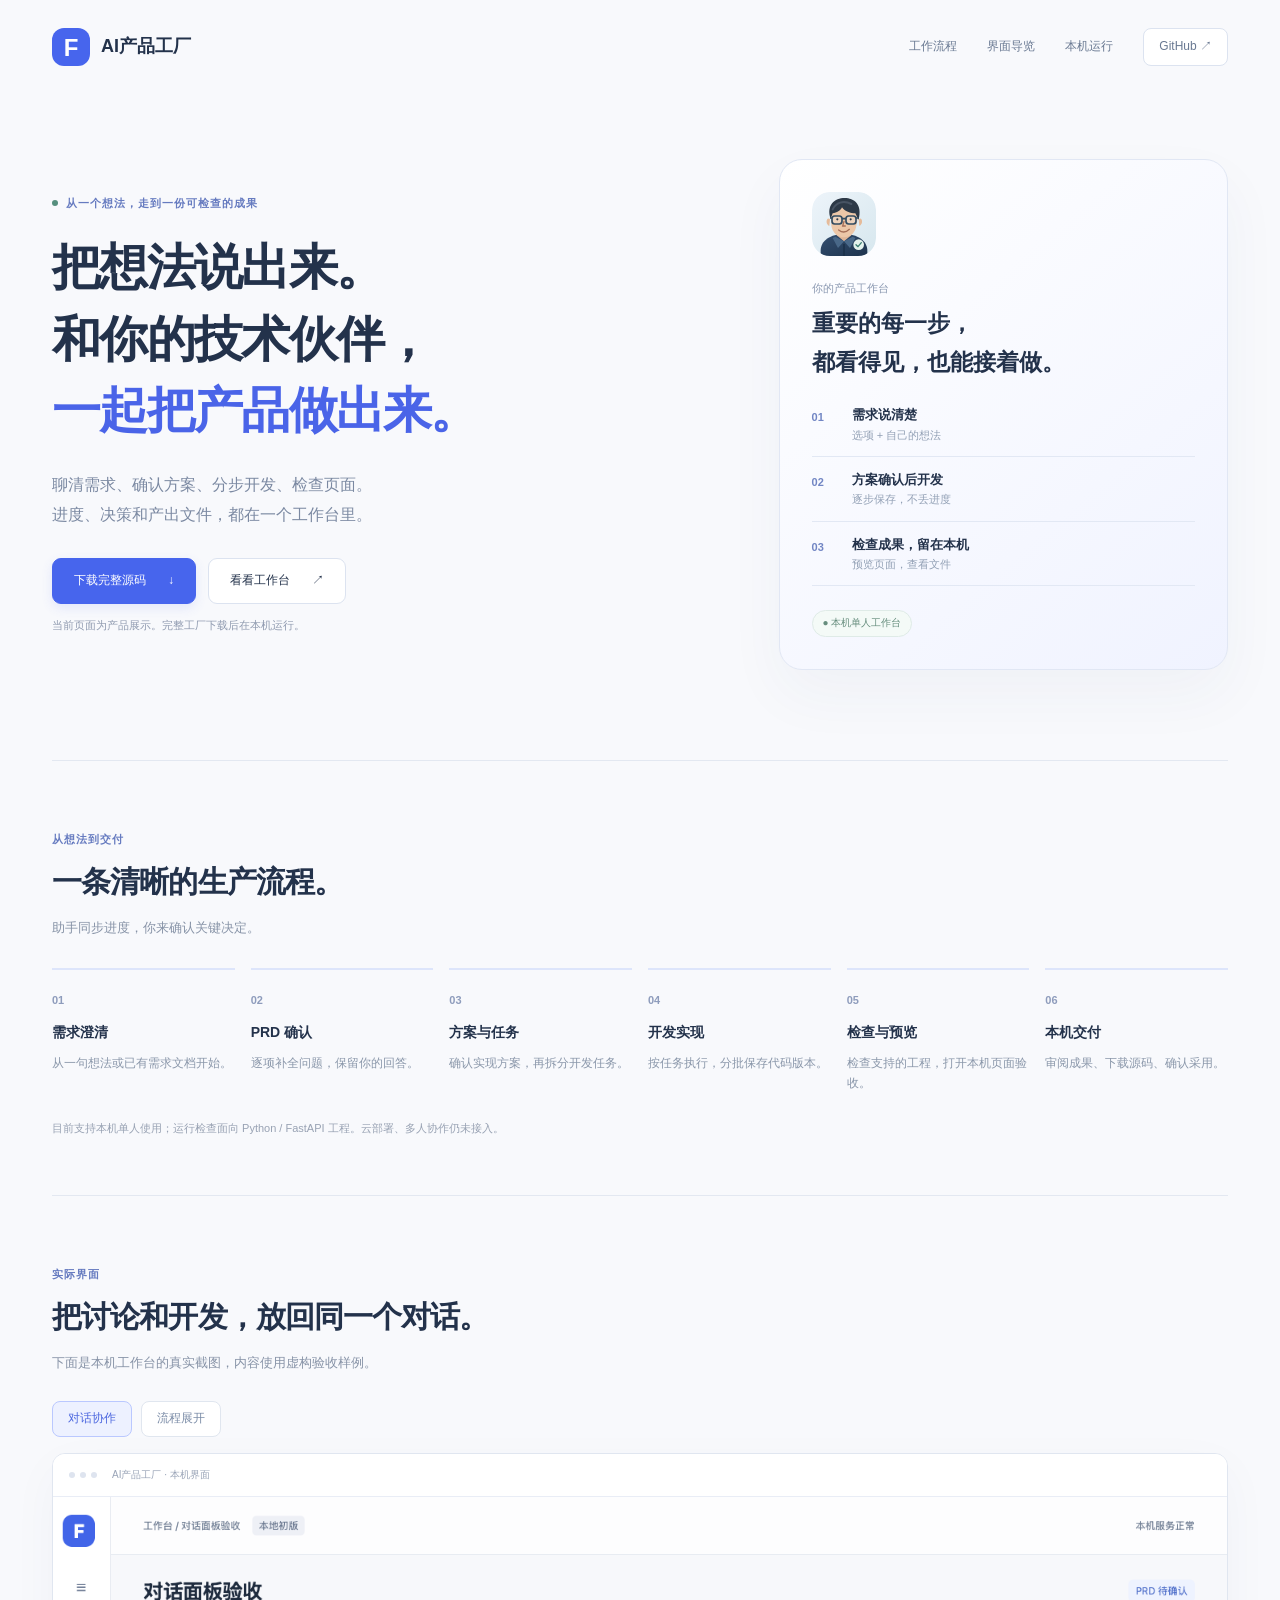
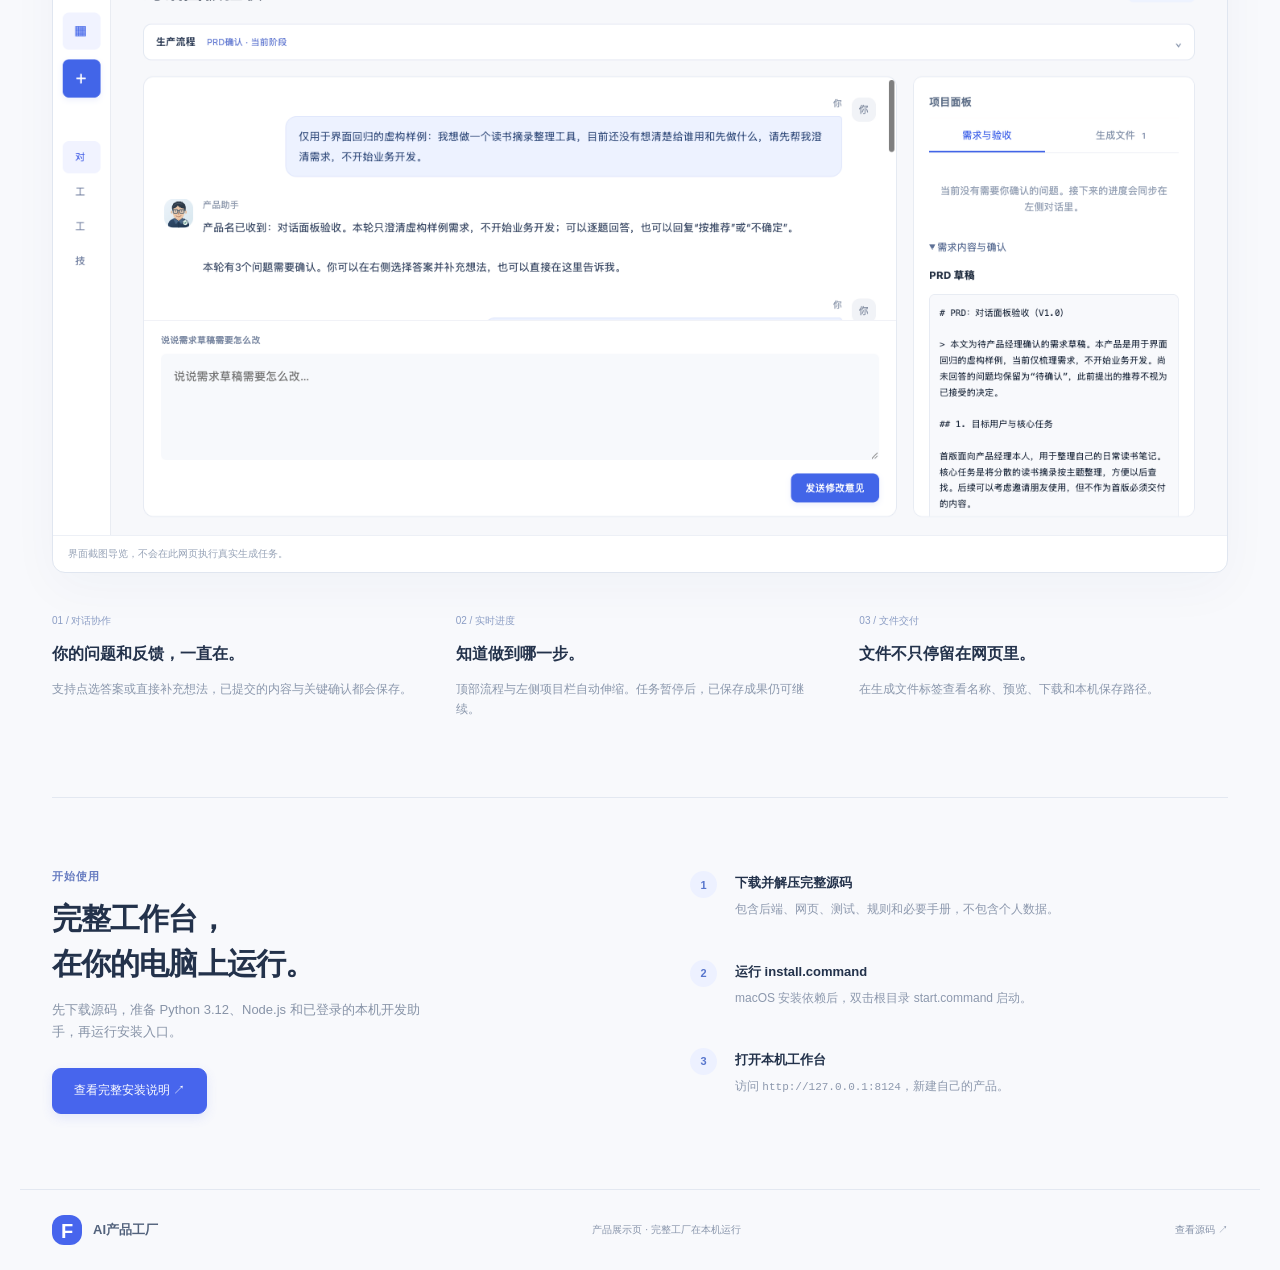
<file: index.html>
<!doctype html>
<html lang="zh-CN"><head><meta charset="utf-8"><meta name="viewport" content="width=device-width,initial-scale=1"><meta name="description" content="AI产品工厂：在一个对话工作台里，把想法推进到需求、方案、开发、检查与本机交付。完整源码可下载，本机运行。"><title>AI产品工厂 · 把想法做成产品</title><link rel="stylesheet" href="./style.css"><link rel="icon" href="./assets/technical-partner.svg"></head>
<body><header><a class="brand" href="#"><span class="mark">F</span>AI产品工厂</a><nav aria-label="页面导航"><a href="#workflow">工作流程</a><a href="#workspace">界面导览</a><a href="#start">本机运行</a><a class="nav-source" href="https://github.com/xiaohaxi2-source/ai-product-factory">GitHub ↗</a></nav></header>
<main><section class="hero"><div class="hero-copy"><p class="eyebrow"><span></span> 从一个想法，走到一份可检查的成果</p><h1>把想法说出来。<br>和你的技术伙伴，<br><em>一起把产品做出来。</em></h1><p class="lede">聊清需求、确认方案、分步开发、检查页面。<br>进度、决策和产出文件，都在一个工作台里。</p><div class="hero-actions"><a class="button primary" href="https://github.com/xiaohaxi2-source/ai-product-factory/archive/refs/heads/main.zip">下载完整源码 <span>↓</span></a><a class="button" href="#workspace">看看工作台 <span>↗</span></a></div><p class="hosting-note">当前页面为产品展示。完整工厂下载后在本机运行。</p></div><aside class="hero-card"><img src="./assets/technical-partner.svg" alt="戴眼镜、穿深色衬衫的技术伙伴" width="64" height="64"><p class="card-label">你的产品工作台</p><h2>重要的每一步，<br>都看得见，也能接着做。</h2><div class="mini-flow"><div><b>01</b><span>需求说清楚</span><small>选项 + 自己的想法</small></div><div><b>02</b><span>方案确认后开发</span><small>逐步保存，不丢进度</small></div><div><b>03</b><span>检查成果，留在本机</span><small>预览页面，查看文件</small></div></div><span class="local-badge">● 本机单人工作台</span></aside></section>
<section id="workflow" class="section"><div class="section-title"><p class="eyebrow">从想法到交付</p><h2>一条清晰的生产流程。</h2><p>助手同步进度，你来确认关键决定。</p></div><div class="workflow-steps"><div><b>01</b><h3>需求澄清</h3><p>从一句想法或已有需求文档开始。</p></div><div><b>02</b><h3>PRD 确认</h3><p>逐项补全问题，保留你的回答。</p></div><div><b>03</b><h3>方案与任务</h3><p>确认实现方案，再拆分开发任务。</p></div><div><b>04</b><h3>开发实现</h3><p>按任务执行，分批保存代码版本。</p></div><div><b>05</b><h3>检查与预览</h3><p>检查支持的工程，打开本机页面验收。</p></div><div><b>06</b><h3>本机交付</h3><p>审阅成果、下载源码、确认采用。</p></div></div><p class="scope">目前支持本机单人使用；运行检查面向 Python / FastAPI 工程。云部署、多人协作仍未接入。</p></section>
<section id="workspace" class="section workspace"><div class="section-title"><p class="eyebrow">实际界面</p><h2>把讨论和开发，放回同一个对话。</h2><p>下面是本机工作台的真实截图，内容使用虚构验收样例。</p></div><div class="view-tabs" role="tablist" aria-label="界面截图"><button id="tab-chat" role="tab" aria-selected="true" aria-controls="preview" data-image="workspace.png" data-alt="真实工作台：用户消息在右侧，助手消息在左侧，右侧有需求与验收、生成文件两个标签">对话协作</button><button id="tab-flow" role="tab" aria-selected="false" aria-controls="preview" data-image="workflow.png" data-alt="真实工作台：完整生产流程以浮层展开，不挤动对话区域">流程展开</button></div><figure id="preview" role="tabpanel" aria-labelledby="tab-chat"><div class="window-bar"><i></i><i></i><i></i><span>AI产品工厂 · 本机界面</span></div><img id="workspace-image" src="./assets/workspace.png" alt="真实工作台：用户消息在右侧，助手消息在左侧，右侧有需求与验收、生成文件两个标签" width="1458" height="792" loading="lazy"><figcaption>界面截图导览，不会在此网页执行真实生成任务。</figcaption></figure><div class="benefits"><article><span>01 / 对话协作</span><h3>你的问题和反馈，一直在。</h3><p>支持点选答案或直接补充想法，已提交的内容与关键确认都会保存。</p></article><article><span>02 / 实时进度</span><h3>知道做到哪一步。</h3><p>顶部流程与左侧项目栏自动伸缩。任务暂停后，已保存成果仍可继续。</p></article><article><span>03 / 文件交付</span><h3>文件不只停留在网页里。</h3><p>在生成文件标签查看名称、预览、下载和本机保存路径。</p></article></div></section>
<section id="start" class="section start"><div><p class="eyebrow">开始使用</p><h2>完整工作台，<br>在你的电脑上运行。</h2><p>先下载源码，准备 Python 3.12、Node.js 和已登录的本机开发助手，再运行安装入口。</p><a class="button primary" href="https://github.com/xiaohaxi2-source/ai-product-factory#readme">查看完整安装说明 ↗</a></div><ol class="start-steps"><li><b>1</b><div><strong>下载并解压完整源码</strong><p>包含后端、网页、测试、规则和必要手册，不包含个人数据。</p></div></li><li><b>2</b><div><strong>运行 install.command</strong><p>macOS 安装依赖后，双击根目录 start.command 启动。</p></div></li><li><b>3</b><div><strong>打开本机工作台</strong><p>访问 <code>http://127.0.0.1:8124</code>，新建自己的产品。</p></div></li></ol></section>
</main><footer><a class="brand" href="#"><span class="mark small">F</span>AI产品工厂</a><span>产品展示页 · 完整工厂在本机运行</span><a href="https://github.com/xiaohaxi2-source/ai-product-factory">查看源码 ↗</a></footer><script src="./site.js"></script></body></html>
</file>
<file: style.css>
:root{font-family:Inter,-apple-system,BlinkMacSystemFont,"Segoe UI","PingFang SC",sans-serif;color:#23324b;background:#f8f9fc;line-height:1.65;font-size:14px;scroll-behavior:smooth}*{box-sizing:border-box}body{margin:0}a{color:inherit;text-decoration:none}button{font:inherit;cursor:pointer}a:focus-visible,button:focus-visible{outline:3px solid #a3b5ff;outline-offset:5px}header,main,footer{max-width:1240px;margin:auto}header{display:flex;align-items:center;justify-content:space-between;padding:28px 32px}.brand{display:flex;align-items:center;gap:11px;font-size:18px;font-weight:750;white-space:nowrap}.mark{display:grid;place-items:center;width:38px;height:38px;border-radius:12px;background:#4765ed;color:#fff;font-size:24px}.mark.small{width:30px;height:30px;font-size:20px}nav{display:flex;align-items:center;gap:30px;font-size:12px;color:#697992}.nav-source{border:1px solid #dce3f0;padding:8px 15px;border-radius:8px;background:#fff}main{padding:0 32px}.hero{display:grid;grid-template-columns:1.45fr 1fr;gap:75px;padding:65px 0 90px;align-items:center}.eyebrow{font-size:11px;color:#667bc0;letter-spacing:1px;font-weight:600;display:flex;gap:8px;align-items:center}.eyebrow>span{width:6px;height:6px;border-radius:50%;background:#568f7e}.hero h1{font-size:clamp(32px,4vw,49px);line-height:1.45;letter-spacing:-1.7px;margin:20px 0 24px;font-weight:720}.hero em{font-style:normal;color:#4a64e8}.lede{font-size:16px;color:#7b89a2;line-height:1.9}.hero-actions{display:flex;gap:12px;flex-wrap:wrap;margin:28px 0 12px}.button{display:inline-flex;align-items:center;justify-content:center;gap:22px;border:1px solid #dce3f0;background:white;padding:12px 21px;border-radius:9px;font-size:12px;font-weight:550}.primary{color:white;background:#4765ed;border-color:#4765ed;box-shadow:0 4px 12px #4765ed1f}.button:hover{filter:brightness(.97)}.hosting-note{font-size:11px;color:#909bb0}.hero-card{background:linear-gradient(140deg,#fff,#f0f3ff);border:1px solid #e1e7f4;border-radius:23px;padding:32px;box-shadow:0 25px 60px #3348720b}.hero-card>img{border-radius:18px}.card-label{font-size:11px;color:#8997b0;margin:16px 0 7px}.hero-card h2{font-size:23px;line-height:1.7;margin:0 0 22px}.mini-flow{display:grid;gap:12px}.mini-flow>div{display:grid;grid-template-columns:31px 1fr;column-gap:9px;border-bottom:1px solid #e2e8f4;padding-bottom:12px}.mini-flow b{grid-row:span 2;color:#7286c4;font-size:11px;padding-top:4px}.mini-flow span{font-size:13px;font-weight:600}.mini-flow small{font-size:11px;color:#92a0b5}.local-badge{display:inline-block;font-size:10px;color:#668d7d;border:1px solid #dfebe7;background:#f4faf7;border-radius:20px;padding:4px 10px;margin-top:24px}.section{padding:58px 0;border-top:1px solid #e3e8f1;scroll-margin-top:18px}.section-title h2,.start h2{font-size:30px;letter-spacing:-.9px;line-height:1.5;margin:10px 0}.section-title>p:last-child,.start>div>p:not(.eyebrow){color:#8793a7;font-size:13px}.workflow-steps{display:grid;grid-template-columns:repeat(6,1fr);gap:16px;margin-top:30px}.workflow-steps>div{border-top:2px solid #dde5fb;padding-top:18px}.workflow-steps b{font-size:11px;color:#8e9cbc}.workflow-steps h3{font-size:14px;margin:10px 0}.workflow-steps p{font-size:12px;color:#8a97aa;margin:0}.scope{margin:25px 0 0;font-size:11px;color:#98a2b3}.view-tabs{display:flex;gap:9px;margin:27px 0 16px}.view-tabs button{padding:7px 15px;font-size:12px;color:#7b8ca7;border:1px solid #e0e6ef;border-radius:8px;background:white}.view-tabs button[aria-selected=true]{background:#edf1ff;border-color:#bac8ff;color:#4c67df}figure{margin:0;background:white;border:1px solid #e0e6f0;border-radius:13px;overflow:hidden;box-shadow:0 15px 50px #283e6e09}.window-bar{display:flex;gap:5px;align-items:center;padding:13px 16px;background:#fff;border-bottom:1px solid #e9edf6}.window-bar i{width:6px;height:6px;border-radius:50%;background:#dee4ef}.window-bar span{font-size:10px;color:#99a4b7;margin-left:10px}figure img{display:block;width:100%;height:auto}figcaption{font-size:10px;color:#97a3b7;border-top:1px solid #edf0f6;padding:10px 15px}.benefits{display:grid;grid-template-columns:repeat(3,1fr);gap:35px;margin:35px 0 8px}.benefits article>span{font-size:10px;color:#8b9dc4}.benefits h3{font-size:16px;margin:10px 0}.benefits p{font-size:12px;color:#8a97ac}.start{display:grid;grid-template-columns:1fr 1fr;gap:100px;padding-bottom:75px}.start>div>p{max-width:390px}.start .button{margin-top:13px}.start-steps{list-style:none;padding:0;margin:15px 0 0;display:grid;gap:22px}.start-steps li{display:flex;gap:18px}.start-steps b{width:27px;height:27px;display:grid;place-items:center;flex-shrink:0;background:#edf1ff;color:#5876cd;font-size:11px;border-radius:50%}.start-steps strong{font-size:13px}.start-steps p{font-size:12px;color:#8c98ad;margin:6px 0}.start-steps code{font-size:11px}footer{border-top:1px solid #e3e8f1;padding:25px 32px;display:flex;align-items:center;gap:28px;justify-content:space-between;color:#8794aa;font-size:10px}footer .brand{font-size:13px;color:#52627c}@media(max-width:850px){.hero{gap:25px}.hero h1{font-size:36px}.hero-card{padding:23px}.workflow-steps{grid-template-columns:repeat(3,1fr);gap:25px}.start{gap:45px}nav{gap:16px}.benefits{gap:20px}}@media(max-width:600px){header{padding:22px 20px}.brand{font-size:15px}.mark{width:32px;height:32px;font-size:21px}nav>a:not(.nav-source){display:none}.nav-source{font-size:11px;padding:7px 10px}main{padding:0 20px}.hero{grid-template-columns:1fr;gap:28px;padding:28px 0 45px}.hero h1{font-size:34px;letter-spacing:-1px}.lede{font-size:14px}.hero-card{padding:25px}.hero-card h2{font-size:21px}.section{padding:38px 0}.section-title h2,.start h2{font-size:25px}.workflow-steps{grid-template-columns:repeat(2,1fr);gap:22px}.benefits{grid-template-columns:1fr;gap:10px;margin:25px 0 0}.start{grid-template-columns:1fr;gap:24px;padding-bottom:42px}.hero-actions .button{padding:11px 15px;gap:10px;font-size:11px}footer{padding:22px 20px;flex-wrap:wrap;gap:15px}footer>span{order:3;flex-basis:100%}.scope{font-size:10px}}@media(prefers-reduced-motion:reduce){:root{scroll-behavior:auto}}
</file>
